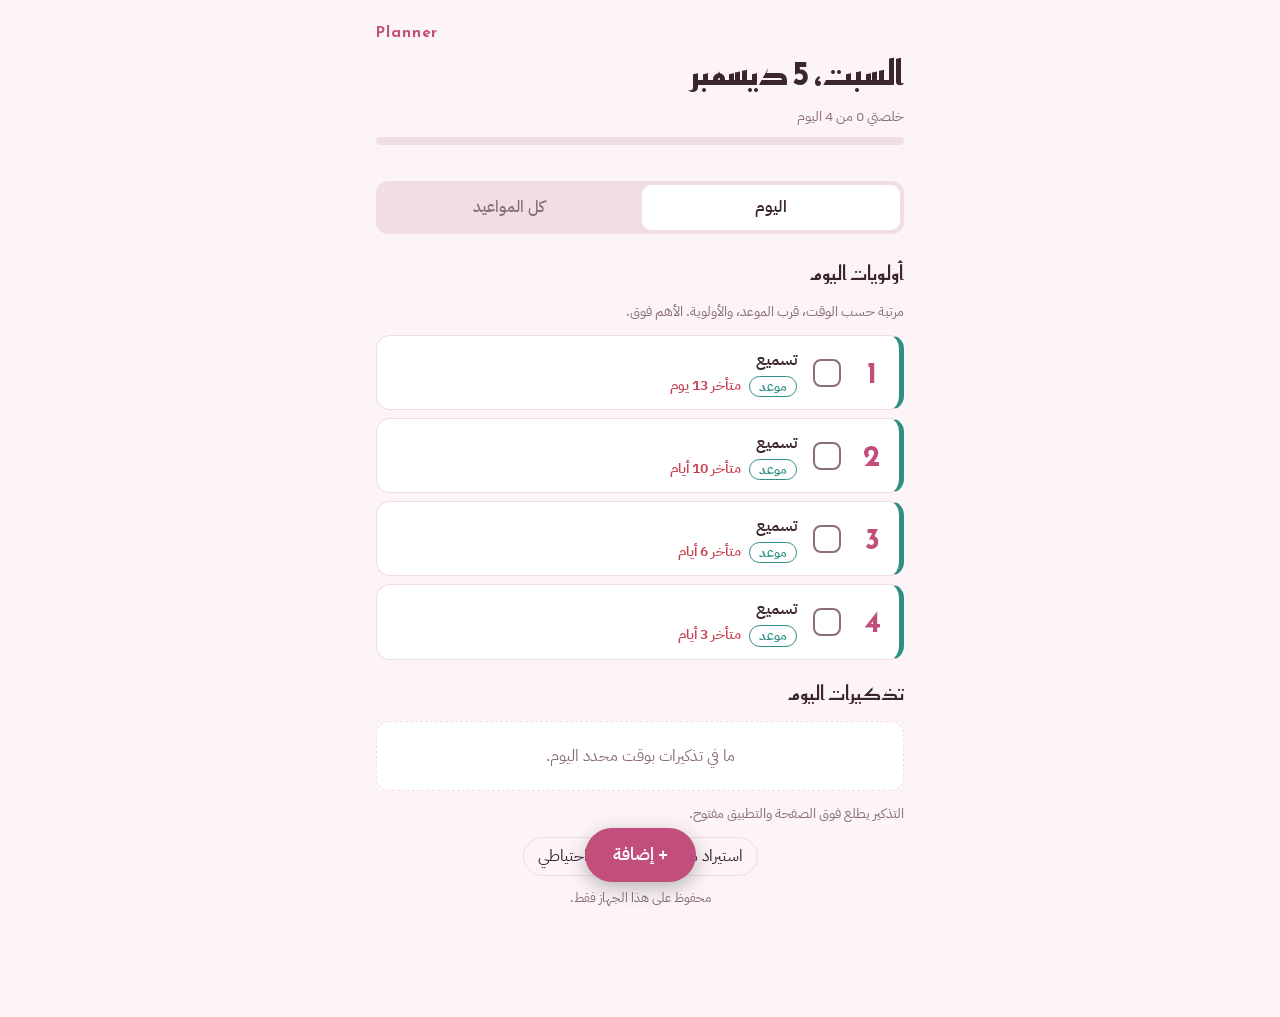
<file: index.html>
<!DOCTYPE html>
<html lang="ar" dir="rtl"><head><meta charset="utf-8"><meta name="viewport" content="width=device-width, initial-scale=1"><title>Planner</title><meta name="apple-mobile-web-app-capable" content="yes"><meta name="mobile-web-app-capable" content="yes"><meta name="apple-mobile-web-app-title" content="Planner"><meta name="theme-color" content="#F9DCE6"><link rel="apple-touch-icon" href="icon.png"><link rel="stylesheet" href="https://fonts.googleapis.com/css2?family=IBM+Plex+Sans+Arabic:wght@400;500;600&family=Reem+Kufi:wght@500;700&display=swap"><style id="css">
/* Layout idea: one phone-width column; the day's ranked list is the page, with big kufic rank numerals as the only loud element. */
:root{
  --bg:#FCF4F6; --surface:#FFFFFF; --ink:#3B2630; --muted:#8B6E7B; --line:#F1DDE4;
  --accent:#C24F7B; --accent-ink:#FFFFFF; --soft:#FBE4EC;
  --exam:#C8414F; --due:#B07612; --appt:#2F8F84; --task:#8A7682;
  --display:"Reem Kufi","IBM Plex Sans Arabic",Tahoma,sans-serif;
  --body:"IBM Plex Sans Arabic",Tahoma,"Segoe UI",sans-serif;
  color-scheme:light;
}
@media (prefers-color-scheme:dark){
  :root:not([data-theme="light"]){
    --bg:#1F161A; --surface:#2A1F25; --ink:#F7EAF0; --muted:#C2A6B3; --line:#3E2D35;
    --accent:#F2A7C1; --accent-ink:#2B1520; --soft:#3A2731;
    --exam:#FF9A9A; --due:#F2C46B; --appt:#7FD6CB; --task:#C4B3BC;
    color-scheme:dark;
  }
}
:root[data-theme="dark"]{
  --bg:#1F161A; --surface:#2A1F25; --ink:#F7EAF0; --muted:#C2A6B3; --line:#3E2D35;
  --accent:#F2A7C1; --accent-ink:#2B1520; --soft:#3A2731;
  --exam:#FF9A9A; --due:#F2C46B; --appt:#7FD6CB; --task:#C4B3BC;
  color-scheme:dark;
}
*{box-sizing:border-box}
html,body{margin:0}
body{background:var(--bg);color:var(--ink);font-family:var(--body);font-size:16px;line-height:1.55;-webkit-text-size-adjust:100%}
button,input,select,textarea{font:inherit;color:inherit}
button{cursor:pointer}
:focus-visible{outline:3px solid var(--accent);outline-offset:2px}
#app{max-width:560px;margin:0 auto;padding:20px 16px 110px;display:flex;flex-direction:column;gap:18px}

.hd{display:flex;flex-direction:column;gap:10px}
.brand{font-family:var(--display);font-weight:700;font-size:15px;letter-spacing:.06em;color:var(--accent);margin:0}
.hd .day{font-family:var(--display);font-weight:700;font-size:34px;line-height:1.25;margin:0;text-wrap:balance}
.hd .sub{color:var(--muted);font-size:14px;display:flex;flex-wrap:wrap;gap:4px 14px}
.bar{height:8px;border-radius:99px;background:var(--line);overflow:hidden}
.bar i{display:block;height:100%;background:var(--accent);border-radius:99px;transition:width .3s}
.next{background:var(--soft);border-radius:14px;padding:12px 14px;display:flex;justify-content:space-between;align-items:center;gap:12px}
.next b{font-weight:600}
.next .cd{font-family:var(--display);font-weight:700;font-size:20px;color:var(--accent);white-space:nowrap}

.alerts{display:flex;flex-direction:column;gap:8px}
.alert{background:var(--accent);color:var(--accent-ink);border-radius:14px;padding:12px 14px;display:flex;align-items:center;gap:12px;justify-content:space-between}
.alert small{display:block;opacity:.85}
.alert button{background:transparent;border:1.5px solid currentColor;border-radius:99px;padding:6px 14px;color:inherit;flex:none}

.tabs{display:grid;grid-template-columns:1fr 1fr;background:var(--line);border-radius:12px;padding:4px;gap:4px}
.tabs button{border:0;background:transparent;border-radius:9px;padding:10px;font-weight:500;color:var(--muted)}
.tabs button[aria-selected="true"]{background:var(--surface);color:var(--ink);font-weight:600}

h2{font-family:var(--display);font-weight:500;font-size:20px;margin:6px 0 0}
.hint{color:var(--muted);font-size:14px;margin:0}
.list{list-style:none;margin:0;padding:0;display:flex;flex-direction:column;gap:8px}
.row{background:var(--surface);border:1px solid var(--line);border-inline-start:5px solid var(--tc);border-radius:14px;display:flex;align-items:center;gap:10px;padding:10px 12px;min-height:64px}
.row.t-exam{--tc:var(--exam)} .row.t-due{--tc:var(--due)} .row.t-appt{--tc:var(--appt)} .row.t-task{--tc:var(--task)}
.rank{font-family:var(--display);font-weight:700;font-size:30px;line-height:1;color:var(--accent);width:30px;text-align:center;flex:none;font-variant-numeric:tabular-nums}
.ck{flex:none;display:grid;place-items:center;width:40px;height:40px}
.ck input{appearance:none;-webkit-appearance:none;width:28px;height:28px;border:2px solid var(--muted);border-radius:8px;margin:0;background:var(--surface);display:grid;place-items:center;cursor:pointer}
.ck input:checked{background:var(--accent);border-color:var(--accent)}
.ck input:checked::after{content:"";width:13px;height:7px;border:solid var(--accent-ink);border-width:0 0 3px 3px;transform:rotate(-45deg) translate(1px,-1px)}
.body{flex:1;min-width:0;background:none;border:0;padding:2px 0;text-align:start;display:flex;flex-direction:column;gap:3px}
.ttl{font-weight:600;overflow-wrap:anywhere}
.meta{font-size:13.5px;color:var(--muted);display:flex;flex-wrap:wrap;gap:3px 8px;align-items:center}
.chip{color:var(--tc);border:1.5px solid var(--tc);border-radius:99px;padding:0 9px;font-size:12.5px;font-weight:600}
.late{color:var(--exam);font-weight:600}
.hi{font-weight:600;color:var(--ink)}
.row.done .ttl{text-decoration:line-through;color:var(--muted);font-weight:500}
.row.done .rank{color:var(--line)}
.row.done{border-inline-start-color:var(--line)}

.tl{list-style:none;margin:0;padding:0;background:var(--surface);border:1px solid var(--line);border-radius:14px}
.tl li{display:flex;gap:12px;padding:10px 14px;border-top:1px solid var(--line);align-items:baseline}
.tl li:first-child{border-top:0}
.tl time{font-variant-numeric:tabular-nums;font-weight:600;min-width:74px;color:var(--accent)}
.tl li.past{opacity:.5}
.tl li.past time{color:var(--muted)}

.grp{display:flex;flex-direction:column;gap:8px}
.grp h3{font-size:14px;font-weight:600;color:var(--muted);margin:8px 0 0}
.filters{display:flex;flex-wrap:wrap;gap:6px}
.filters button{border:1.5px solid var(--line);background:var(--surface);border-radius:99px;padding:6px 14px;font-size:14px}
.filters button[aria-pressed="true"]{background:var(--ink);color:var(--bg);border-color:var(--ink)}
details summary{cursor:pointer;color:var(--muted);font-weight:600;padding:8px 0}
.empty{background:var(--surface);border:1px dashed var(--line);border-radius:14px;padding:22px 16px;text-align:center;color:var(--muted)}
.note{background:var(--surface);border:1px dashed var(--muted);border-radius:14px;padding:10px 14px;font-size:14px;display:flex;justify-content:space-between;align-items:center;gap:10px;flex-wrap:wrap}
.note button,.ghost{background:none;border:1.5px solid var(--line);border-radius:99px;padding:6px 14px}
.status{font-size:12.5px;color:var(--muted);text-align:center;margin:0}

.fab{position:fixed;inset-block-end:18px;inset-inline:0;margin:0 auto;width:max-content;background:var(--accent);color:var(--accent-ink);border:0;border-radius:99px;padding:14px 28px;font-weight:600;font-size:17px;box-shadow:0 6px 20px rgba(0,0,0,.25)}
.ov{position:fixed;inset:0;background:rgba(0,0,0,.5);display:none;align-items:flex-end;justify-content:center;z-index:5}
.ov.open{display:flex}
.sheet{background:var(--surface);width:100%;max-width:560px;max-height:94%;overflow:auto;border-radius:20px 20px 0 0;padding:18px 16px 22px;display:flex;flex-direction:column;gap:14px}
.sheet h2{margin:0}
.f{display:flex;flex-direction:column;gap:6px}
.f>span,.f legend{font-size:14px;font-weight:600;color:var(--muted);padding:0}
fieldset.f{border:0;margin:0;padding:0}
.f input[type=text],.f input[type=date],.f input[type=time],.f select{background:var(--bg);border:1.5px solid var(--line);border-radius:12px;padding:11px 12px;width:100%;min-height:48px}
.seg{display:grid;grid-template-columns:repeat(auto-fit,minmax(70px,1fr));gap:6px;margin-top:6px}
.seg label{position:relative}
.seg input{position:absolute;opacity:0;inset:0}
.seg span{display:block;text-align:center;border:1.5px solid var(--line);border-radius:12px;padding:10px 4px;background:var(--bg)}
.seg input:checked+span{background:var(--ink);color:var(--bg);border-color:var(--ink);font-weight:600}
.seg input:focus-visible+span{outline:3px solid var(--accent);outline-offset:2px}
.f textarea{background:var(--bg);border:1.5px solid var(--line);border-radius:12px;padding:11px 12px;width:100%;font-family:ui-monospace,monospace;font-size:16px}
.two{display:grid;grid-template-columns:1fr 1fr;gap:10px}
.err{color:var(--exam);font-size:14px;margin:0;min-height:1em}
.acts{display:flex;gap:8px;flex-wrap:wrap}
.acts .save{flex:1;background:var(--accent);color:var(--accent-ink);border:0;border-radius:12px;padding:13px;font-weight:600}
.acts .ghost{border-radius:12px;padding:13px 16px}
.acts .del{color:var(--exam);border-color:var(--exam)}
@media (max-width:380px){.hd .day{font-size:28px}.rank{font-size:24px;width:22px}}
@media (prefers-reduced-motion:reduce){*{transition:none!important}}
</style></head><body><div id="app"></div><script type="application/json" id="state">{"v":1,"updatedAt":2,"items":[{"id":"tasmee-2026-11-22","type":"appt","title":"تسميع","date":"2026-11-22","time":"21:30","pr":2,"remind":60,"note":"","done":false},{"id":"tasmee-2026-11-25","type":"appt","title":"تسميع","date":"2026-11-25","time":"21:30","pr":2,"remind":60,"note":"","done":false},{"id":"tasmee-2026-11-29","type":"appt","title":"تسميع","date":"2026-11-29","time":"21:30","pr":2,"remind":60,"note":"","done":false},{"id":"tasmee-2026-12-02","type":"appt","title":"تسميع","date":"2026-12-02","time":"21:30","pr":2,"remind":60,"note":"","done":false},{"id":"tasmee-2026-12-06","type":"appt","title":"تسميع","date":"2026-12-06","time":"21:30","pr":2,"remind":60,"note":"","done":false},{"id":"tasmee-2026-12-09","type":"appt","title":"تسميع","date":"2026-12-09","time":"21:30","pr":2,"remind":60,"note":"","done":false},{"id":"tasmee-2026-12-13","type":"appt","title":"تسميع","date":"2026-12-13","time":"21:30","pr":2,"remind":60,"note":"","done":false},{"id":"tasmee-2026-12-16","type":"appt","title":"تسميع","date":"2026-12-16","time":"21:30","pr":2,"remind":60,"note":"","done":false},{"id":"tasmee-2026-12-20","type":"appt","title":"تسميع","date":"2026-12-20","time":"21:30","pr":2,"remind":60,"note":"","done":false},{"id":"tasmee-2026-12-23","type":"appt","title":"تسميع","date":"2026-12-23","time":"21:30","pr":2,"remind":60,"note":"","done":false},{"id":"tasmee-2026-12-27","type":"appt","title":"تسميع","date":"2026-12-27","time":"21:30","pr":2,"remind":60,"note":"","done":false},{"id":"tasmee-2026-12-30","type":"appt","title":"تسميع","date":"2026-12-30","time":"21:30","pr":2,"remind":60,"note":"","done":false},{"id":"tasmee-2027-01-03","type":"appt","title":"تسميع","date":"2027-01-03","time":"21:30","pr":2,"remind":60,"note":"","done":false},{"id":"tasmee-2027-01-06","type":"appt","title":"تسميع","date":"2027-01-06","time":"21:30","pr":2,"remind":60,"note":"","done":false},{"id":"tasmee-2027-01-10","type":"appt","title":"تسميع","date":"2027-01-10","time":"21:30","pr":2,"remind":60,"note":"","done":false},{"id":"tasmee-2027-01-13","type":"appt","title":"تسميع","date":"2027-01-13","time":"21:30","pr":2,"remind":60,"note":"","done":false},{"id":"tasmee-2027-01-17","type":"appt","title":"تسميع","date":"2027-01-17","time":"21:30","pr":2,"remind":60,"note":"","done":false},{"id":"tasmee-2027-01-20","type":"appt","title":"تسميع","date":"2027-01-20","time":"21:30","pr":2,"remind":60,"note":"","done":false},{"id":"tasmee-2027-01-24","type":"appt","title":"تسميع","date":"2027-01-24","time":"21:30","pr":2,"remind":60,"note":"","done":false},{"id":"tasmee-2027-01-27","type":"appt","title":"تسميع","date":"2027-01-27","time":"21:30","pr":2,"remind":60,"note":"","done":false},{"id":"tasmee-2027-01-31","type":"appt","title":"تسميع","date":"2027-01-31","time":"21:30","pr":2,"remind":60,"note":"","done":false},{"id":"tasmee-2027-02-03","type":"appt","title":"تسميع","date":"2027-02-03","time":"21:30","pr":2,"remind":60,"note":"","done":false},{"id":"tasmee-2027-02-07","type":"appt","title":"تسميع","date":"2027-02-07","time":"21:30","pr":2,"remind":60,"note":"","done":false},{"id":"tasmee-2027-02-10","type":"appt","title":"تسميع","date":"2027-02-10","time":"21:30","pr":2,"remind":60,"note":"","done":false},{"id":"tasmee-2027-02-14","type":"appt","title":"تسميع","date":"2027-02-14","time":"21:30","pr":2,"remind":60,"note":"","done":false},{"id":"tasmee-2027-02-17","type":"appt","title":"تسميع","date":"2027-02-17","time":"21:30","pr":2,"remind":60,"note":"","done":false},{"id":"tasmee-2027-02-21","type":"appt","title":"تسميع","date":"2027-02-21","time":"21:30","pr":2,"remind":60,"note":"","done":false},{"id":"tasmee-2027-02-24","type":"appt","title":"تسميع","date":"2027-02-24","time":"21:30","pr":2,"remind":60,"note":"","done":false},{"id":"tasmee-2027-02-28","type":"appt","title":"تسميع","date":"2027-02-28","time":"21:30","pr":2,"remind":60,"note":"","done":false},{"id":"tasmee-2027-03-03","type":"appt","title":"تسميع","date":"2027-03-03","time":"21:30","pr":2,"remind":60,"note":"","done":false},{"id":"tasmee-2027-03-07","type":"appt","title":"تسميع","date":"2027-03-07","time":"21:30","pr":2,"remind":60,"note":"","done":false},{"id":"tasmee-2027-03-10","type":"appt","title":"تسميع","date":"2027-03-10","time":"21:30","pr":2,"remind":60,"note":"","done":false},{"id":"tasmee-2027-03-14","type":"appt","title":"تسميع","date":"2027-03-14","time":"21:30","pr":2,"remind":60,"note":"","done":false},{"id":"tasmee-2027-03-17","type":"appt","title":"تسميع","date":"2027-03-17","time":"21:30","pr":2,"remind":60,"note":"","done":false},{"id":"tasmee-2027-03-21","type":"appt","title":"تسميع","date":"2027-03-21","time":"21:30","pr":2,"remind":60,"note":"","done":false},{"id":"tasmee-2027-03-24","type":"appt","title":"تسميع","date":"2027-03-24","time":"21:30","pr":2,"remind":60,"note":"","done":false},{"id":"tasmee-2027-03-28","type":"appt","title":"تسميع","date":"2027-03-28","time":"21:30","pr":2,"remind":60,"note":"","done":false},{"id":"tasmee-2027-03-31","type":"appt","title":"تسميع","date":"2027-03-31","time":"21:30","pr":2,"remind":60,"note":"","done":false},{"id":"tasmee-2027-04-04","type":"appt","title":"تسميع","date":"2027-04-04","time":"21:30","pr":2,"remind":60,"note":"","done":false},{"id":"tasmee-2027-04-07","type":"appt","title":"تسميع","date":"2027-04-07","time":"21:30","pr":2,"remind":60,"note":"","done":false},{"id":"tasmee-2027-04-11","type":"appt","title":"تسميع","date":"2027-04-11","time":"21:30","pr":2,"remind":60,"note":"","done":false},{"id":"tasmee-2027-04-14","type":"appt","title":"تسميع","date":"2027-04-14","time":"21:30","pr":2,"remind":60,"note":"","done":false},{"id":"tasmee-2027-04-18","type":"appt","title":"تسميع","date":"2027-04-18","time":"21:30","pr":2,"remind":60,"note":"","done":false},{"id":"tasmee-2027-04-21","type":"appt","title":"تسميع","date":"2027-04-21","time":"21:30","pr":2,"remind":60,"note":"","done":false},{"id":"tasmee-2027-04-25","type":"appt","title":"تسميع","date":"2027-04-25","time":"21:30","pr":2,"remind":60,"note":"","done":false},{"id":"tasmee-2027-04-28","type":"appt","title":"تسميع","date":"2027-04-28","time":"21:30","pr":2,"remind":60,"note":"","done":false},{"id":"tasmee-2027-05-02","type":"appt","title":"تسميع","date":"2027-05-02","time":"21:30","pr":2,"remind":60,"note":"","done":false},{"id":"tasmee-2027-05-05","type":"appt","title":"تسميع","date":"2027-05-05","time":"21:30","pr":2,"remind":60,"note":"","done":false},{"id":"tasmee-2027-05-09","type":"appt","title":"تسميع","date":"2027-05-09","time":"21:30","pr":2,"remind":60,"note":"","done":false},{"id":"tasmee-2027-05-12","type":"appt","title":"تسميع","date":"2027-05-12","time":"21:30","pr":2,"remind":60,"note":"","done":false},{"id":"tasmee-2027-05-16","type":"appt","title":"تسميع","date":"2027-05-16","time":"21:30","pr":2,"remind":60,"note":"","done":false},{"id":"tasmee-2027-05-19","type":"appt","title":"تسميع","date":"2027-05-19","time":"21:30","pr":2,"remind":60,"note":"","done":false},{"id":"tasmee-2027-05-23","type":"appt","title":"تسميع","date":"2027-05-23","time":"21:30","pr":2,"remind":60,"note":"","done":false},{"id":"tasmee-2027-05-26","type":"appt","title":"تسميع","date":"2027-05-26","time":"21:30","pr":2,"remind":60,"note":"","done":false},{"id":"tasmee-2027-05-30","type":"appt","title":"تسميع","date":"2027-05-30","time":"21:30","pr":2,"remind":60,"note":"","done":false}]}</script><script id="js">
(function(){
'use strict';
var KEY='planner-state-v1', DKEY='planner-dismissed-v1', TITLE='Planner';
var FONTS='<link rel="stylesheet" href="https://fonts.googleapis.com/css2?family=IBM+Plex+Sans+Arabic:wght@400;500;600&family=Reem+Kufi:wght@500;700&display=swap">';
var TYPES={exam:'اختبار',due:'تسليم',appt:'موعد',task:'مهمة'};
var TW={exam:25,due:20,appt:15,task:5};
var PR={3:'عالية',2:'متوسطة',1:'عادية'};
var RM={'':'بدون تذكير','0':'وقت الموعد','15':'قبل بربع ساعة','60':'قبل بساعة','180':'قبل بـ 3 ساعات','1440':'قبل بيوم'};
var LOC='ar-KW-u-nu-latn';

var state=JSON.parse(document.getElementById('state').textContent);
try{var ls=JSON.parse(localStorage.getItem(KEY)||'null');if(ls&&ls.items&&ls.updatedAt>state.updatedAt)state=ls;}catch(e){}
var dismissed={};try{dismissed=JSON.parse(localStorage.getItem(DKEY)||'{}')||{};}catch(e){}
var tab='today',filter='all',editing=null,store=null,storeChecked=false,pubTimer=null,delArmed=false;
try{tab=sessionStorage.getItem('planner-tab')||'today';}catch(e){}

function esc(s){return String(s==null?'':s).replace(/[&<>"']/g,function(c){return{'&':'&amp;','<':'&lt;','>':'&gt;','"':'&quot;',"'":'&#39;'}[c];});}
function pad(n){return(n<10?'0':'')+n;}
function dstr(d){return d.getFullYear()+'-'+pad(d.getMonth()+1)+'-'+pad(d.getDate());}
function parts(s){var p=s.split('-');return[+p[0],+p[1]-1,+p[2]];}
function daysTo(s,now){var p=parts(s);return Math.round((Date.UTC(p[0],p[1],p[2])-Date.UTC(now.getFullYear(),now.getMonth(),now.getDate()))/864e5);}
function at(it){var p=parts(it.date),t=(it.time||'08:00').split(':');return new Date(p[0],p[1],p[2],+t[0],+t[1]);}
function remAt(it){if(it.remind===''||it.remind==null)return null;return new Date(at(it).getTime()-Number(it.remind)*6e4);}
function fTime(d){return d.toLocaleTimeString(LOC,{hour:'numeric',minute:'2-digit'});}
function fDate(s){var p=parts(s);return new Date(p[0],p[1],p[2]).toLocaleDateString(LOC,{weekday:'long',day:'numeric',month:'long'});}
function nDays(n){n=Math.abs(n);if(n===1)return'يوم';if(n===2)return'يومين';if(n<=10)return n+' أيام';return n+' يوم';}
function when(n){if(n===0)return'اليوم';if(n===1)return'باجر';return'بعد '+nDays(n);}
function find(id){for(var i=0;i<state.items.length;i++)if(state.items[i].id===id)return state.items[i];return null;}

/* Today's ranked list: overdue, due today, and preparation for exams (7 days) and deadlines (3 days). */
function todayRows(now){
  var t=dstr(now),rows=[];
  state.items.forEach(function(it){
    var n=daysTo(it.date,now),base=(it.pr||1)*15-15+TW[it.type];
    if(n<0){if(!it.done)rows.push({it:it,kind:'main',done:false,score:base+60-n,why:'<span class="late">متأخر '+nDays(n)+'</span>'});}
    else if(n===0){
      var m=it.time?at(it).getHours()*60+at(it).getMinutes():1440;
      rows.push({it:it,kind:'main',done:!!it.done,score:base+50+10*(1-m/1440),why:it.time?'اليوم '+fTime(at(it)):'اليوم'});
    }else if(!it.done&&((it.type==='exam'&&n<=7)||(it.type==='due'&&n<=3))){
      var w=it.worked&&it.worked[t];
      rows.push({it:it,kind:'prep',done:!!w,score:base+40-n*(it.type==='exam'?5:8),why:(it.type==='exam'?'الاختبار ':'التسليم ')+when(n)});
    }
  });
  rows.sort(function(a,b){return(a.done-b.done)||(b.score-a.score);});
  return rows;
}
function rowHTML(r,rank){
  var it=r.it,prep=r.kind==='prep';
  var ttl=prep?(it.type==='exam'?'ذاكري لـ ':'اشتغلي على ')+it.title:it.title;
  return '<li class="row t-'+it.type+(r.done?' done':'')+'">'+
    (rank?'<span class="rank" aria-hidden="true">'+rank+'</span>':'')+
    '<label class="ck"><input type="checkbox" data-act="'+(prep?'worked':'toggle')+'" data-id="'+esc(it.id)+'"'+(r.done?' checked':'')+' aria-label="'+esc((prep?'اشتغلت اليوم على ':'خلصت ')+it.title)+'"></label>'+
    '<button class="body" data-act="edit" data-id="'+esc(it.id)+'"><span class="ttl">'+esc(ttl)+'</span>'+
    '<span class="meta"><span class="chip">'+TYPES[it.type]+'</span><span>'+r.why+'</span>'+
    (it.pr===3?'<span class="hi">أولوية عالية</span>':'')+(it.note?'<span>'+esc(it.note)+'</span>':'')+'</span></button></li>';
}
function activeAlerts(now){
  return state.items.filter(function(it){
    var ra=remAt(it);if(!ra||it.done)return false;
    var end=it.time?new Date(at(it).getTime()+2*36e5):new Date(parts(it.date)[0],parts(it.date)[1],parts(it.date)[2],23,59);
    return now>=ra&&now<=end&&!dismissed[akey(it)];
  });
}
function akey(it){return it.id+'@'+it.date+'T'+it.time+'/'+it.remind;}
function timeline(now){
  var t=dstr(now),out=[];
  state.items.forEach(function(it){
    if(it.done)return;
    if(it.date===t&&it.time)out.push({d:at(it),tx:TYPES[it.type]+': '+it.title});
    var ra=remAt(it);
    if(ra&&Number(it.remind)>0&&dstr(ra)===t)out.push({d:ra,tx:'تذكير: '+it.title+' ('+RM[String(it.remind)]+')'});
    if(ra&&!it.time&&it.date===t)out.push({d:ra,tx:'تذكير: '+it.title});
  });
  out.sort(function(a,b){return a.d-b.d;});
  return out;
}

function render(){
  var now=new Date(),t=dstr(now),rows=todayRows(now);
  var total=rows.length,done=rows.filter(function(r){return r.done;}).length;
  var ex=state.items.filter(function(i){return i.type==='exam'&&!i.done&&daysTo(i.date,now)>=0;}).sort(function(a,b){return at(a)-at(b);})[0];
  var h='<p class="brand" dir="ltr">Planner</p><h1 class="day">'+esc(fDate(t))+'</h1>'+
    '<div class="sub"><span>'+(total?'خلصتي '+done+' من '+total+' اليوم':'ما عندج شي مسجل لليوم')+'</span></div>'+
    '<div class="bar" role="img" aria-label="إنجاز اليوم"><i style="width:'+(total?Math.round(done/total*100):0)+'%"></i></div>';
  if(ex)h+='<div class="next"><span>أقرب اختبار<br><b>'+esc(ex.title)+'</b></span><span class="cd">'+when(daysTo(ex.date,now))+'</span></div>';
  document.getElementById('hd').innerHTML=h;

  document.getElementById('alerts').innerHTML=activeAlerts(now).map(function(it){
    return '<div class="alert" role="alert"><span><b>'+esc(it.title)+'</b><small>'+TYPES[it.type]+' · '+esc(fDate(it.date))+(it.time?' · '+fTime(at(it)):'')+'</small></span><button data-act="dismiss" data-id="'+esc(it.id)+'">تمام</button></div>';
  }).join('');

  var tb=document.querySelectorAll('.tabs button');
  for(var i=0;i<tb.length;i++)tb[i].setAttribute('aria-selected',tb[i].dataset.tab===tab?'true':'false');

  var v='';
  if(state.items.some(function(i){return i.ex;}))v+='<div class="note"><span>هذي أمثلة عشان تشوفين الشكل.</span><button data-act="clearex">امسحي الأمثلة</button></div>';
  if(tab==='today'){
    v+='<h2>أولويات اليوم</h2><p class="hint">مرتبة حسب الوقت، قرب الموعد، والأولوية. الأهم فوق.</p>';
    if(!rows.length)v+='<div class="empty">ما عندج شي اليوم. ضيفي اختبار أو موعد أو تسليم من زر الإضافة.</div>';
    else{var k=0;v+='<ol class="list">'+rows.map(function(r){return rowHTML(r,r.done?'✓':String(++k));}).join('')+'</ol>';}
    var tl=timeline(now);
    v+='<h2>تذكيرات اليوم</h2>';
    v+=tl.length?'<ul class="tl">'+tl.map(function(e){return '<li class="'+(e.d<now?'past':'')+'"><time>'+fTime(e.d)+'</time><span>'+esc(e.tx)+'</span></li>';}).join('')+'</ul>'
      :'<div class="empty">ما في تذكيرات بوقت محدد اليوم.</div>';
    v+='<p class="hint">التذكير يطلع فوق الصفحة والتطبيق مفتوح.</p>';
  }else{
    v+='<div class="filters">'+[['all','الكل'],['exam','اختبارات'],['due','تسليمات'],['appt','مواعيد'],['task','مهام']].map(function(f){
      return '<button data-act="filter" data-f="'+f[0]+'" aria-pressed="'+(filter===f[0])+'">'+f[1]+'</button>';}).join('')+'</div>';
    var list=state.items.filter(function(i){return filter==='all'||i.type===filter;});
    var open=list.filter(function(i){return !i.done;}).sort(function(a,b){return at(a)-at(b)||((a.time||'99')<(b.time||'99')?-1:1);});
    var fin=list.filter(function(i){return i.done;}).sort(function(a,b){return at(b)-at(a);});
    if(!open.length)v+='<div class="empty">ما في شي قادم هني.</div>';
    var cur=null;
    open.forEach(function(it){
      var n=daysTo(it.date,now),g=n<0?'متأخر':it.date;
      if(g!==cur){if(cur!==null)v+='</ul></div>';cur=g;v+='<div class="grp"><h3>'+(n<0?'متأخر':esc(fDate(it.date))+' · '+when(n))+'</h3><ul class="list">';}
      v+=rowHTML({it:it,kind:'main',done:false,why:n<0?'<span class="late">'+esc(fDate(it.date))+'</span>':(it.time?fTime(at(it)):'بدون وقت')},'');
    });
    if(cur!==null)v+='</ul></div>';
    if(fin.length)v+='<details><summary>اللي خلصتيه ('+fin.length+')</summary><ul class="list">'+fin.map(function(it){return rowHTML({it:it,kind:'main',done:true,why:esc(fDate(it.date))},'');}).join('')+'</ul></details>';
  }
  v+='<div style="display:flex;gap:8px;justify-content:center;flex-wrap:wrap"><button class="ghost" data-act="import">استيراد مواعيد</button><button class="ghost" data-act="backup">نسخ احتياطي</button></div>';
  v+='<p class="status">'+(storeChecked&&!store?'محفوظ على هذا الجهاز فقط.':'التغييرات تنحفظ تلقائياً.')+'</p>';
  document.getElementById('view').innerHTML=v;
}

function buildDoc(){
  var css=document.getElementById('css').textContent,js=document.getElementById('js').textContent;
  var data=JSON.stringify(state).replace(/</g,'\\u003c');
  return '<!DOCTYPE html>\n<html lang="ar" dir="rtl"><head><meta charset="utf-8"><meta name="viewport" content="width=device-width, initial-scale=1"><title>'+TITLE+'</title>'+FONTS+'<style id="css">'+css+'</style></head><body><div id="app"></div><script type="application/json" id="state">'+data+'<\/script><script id="js">'+js+'<\/script></body></html>';
}
function schedule(){
  clearTimeout(pubTimer);
  pubTimer=setTimeout(function(){
    if(document.getElementById('ov').classList.contains('open')){schedule();return;}
    if(store)store.publish(buildDoc()).catch(function(){});
  },3000);
}
function save(){
  state.updatedAt=Date.now();
  try{localStorage.setItem(KEY,JSON.stringify(state));}catch(e){}
  render();schedule();
}

function openSheet(it){
  editing=it?it.id:null;delArmed=false;
  var now=new Date();
  document.getElementById('sh-title').textContent=it?'تعديل':'إضافة جديدة';
  var ty=it?it.type:'exam',pr=it?it.pr:2;
  document.querySelector('input[name=ty][value='+ty+']').checked=true;
  document.querySelector('input[name=pr][value="'+pr+'"]').checked=true;
  document.getElementById('f-title').value=it?it.title:'';
  document.getElementById('f-date').value=it?it.date:dstr(now);
  document.getElementById('f-time').value=it?it.time:'';
  document.getElementById('f-rem').value=it?String(it.remind):'60';
  document.getElementById('f-note').value=it?it.note||'':'';
  document.getElementById('f-err').textContent='';
  var d=document.getElementById('f-del');d.hidden=!it;d.textContent='حذف';
  document.getElementById('ov').classList.add('open');
  if(!it)document.getElementById('f-title').focus();
}
function closeSheet(){document.getElementById('ov').classList.remove('open');}

function shell(){
  document.getElementById('app').innerHTML=
  '<header class="hd" id="hd"></header><div class="alerts" id="alerts"></div>'+
  '<div class="tabs" role="tablist"><button role="tab" data-tab="today">اليوم</button><button role="tab" data-tab="all">كل المواعيد</button></div>'+
  '<main id="view" style="display:flex;flex-direction:column;gap:12px"></main>'+
  '<button class="fab" id="fab">+ إضافة</button>'+
  '<div class="ov" id="ov"><form class="sheet" id="form" novalidate>'+
    '<h2 id="sh-title">إضافة جديدة</h2>'+
    '<fieldset class="f"><legend>النوع</legend><div class="seg">'+Object.keys(TYPES).map(function(k){return '<label><input type="radio" name="ty" id="ty-'+k+'" value="'+k+'"><span>'+TYPES[k]+'</span></label>';}).join('')+'</div></fieldset>'+
    '<label class="f"><span>العنوان</span><input type="text" id="f-title" maxlength="120" placeholder="مثلاً: اختبار الإحصاء" autocomplete="off"></label>'+
    '<div class="two"><label class="f"><span>التاريخ</span><input type="date" id="f-date"></label><label class="f"><span>الوقت (اختياري)</span><input type="time" id="f-time"></label></div>'+
    '<fieldset class="f"><legend>الأولوية</legend><div class="seg">'+[3,2,1].map(function(k){return '<label><input type="radio" name="pr" id="pr-'+k+'" value="'+k+'"><span>'+PR[k]+'</span></label>';}).join('')+'</div></fieldset>'+
    '<label class="f"><span>التذكير</span><select id="f-rem">'+['','0','15','60','180','1440'].map(function(k){return '<option value="'+k+'">'+RM[k]+'</option>';}).join('')+'</select></label>'+
    '<label class="f"><span>ملاحظة (اختياري)</span><input type="text" id="f-note" maxlength="120" placeholder="المادة، القاعة، الفصول المطلوبة" autocomplete="off"></label>'+
    '<p class="err" id="f-err" role="alert"></p>'+
    '<div class="acts"><button type="submit" class="save">حفظ</button><button type="button" class="ghost" id="f-cancel">إلغاء</button><button type="button" class="ghost del" id="f-del" hidden>حذف</button></div>'+
  '</form></div>'+
  '<div class="ov" id="ov2"><form class="sheet" id="imp" novalidate><h2>استيراد مواعيد</h2>'+
    '<label class="f"><span>الصقي النص هني</span><textarea id="i-text" rows="7" dir="ltr"></textarea></label>'+
    '<p class="err" id="i-err" role="alert"></p>'+
    '<div class="acts"><button type="submit" class="save">إضافة</button><button type="button" class="ghost" id="i-cancel">إلغاء</button></div></form></div>'+
  '<div class="ov" id="ov3"><div class="sheet"><h2>نسخ احتياطي</h2><p class="hint">انسخي هالنص واحفظيه في الملاحظات. ترجعين مواعيدج بلصقه في «استيراد مواعيد».</p>'+
    '<label class="f"><span>مواعيدج</span><textarea id="b-text" rows="7" dir="ltr" readonly></textarea></label>'+
    '<p class="hint" id="b-msg" role="status"></p>'+
    '<div class="acts"><button type="button" class="save" id="b-copy">نسخ</button><button type="button" class="ghost" id="b-close">إغلاق</button></div></div></div>';

  document.getElementById('app').addEventListener('click',function(e){
    var el=e.target.closest('[data-act],[data-tab]');if(!el)return;
    if(el.dataset.tab){tab=el.dataset.tab;try{sessionStorage.setItem('planner-tab',tab);}catch(x){}render();return;}
    var a=el.dataset.act,it=el.dataset.id?find(el.dataset.id):null;
    if(a==='edit'&&it)openSheet(it);
    else if(a==='filter'){filter=el.dataset.f;render();}
    else if(a==='dismiss'&&it){dismissed[akey(it)]=1;try{localStorage.setItem(DKEY,JSON.stringify(dismissed));}catch(x){}render();}
    else if(a==='import'){document.getElementById('i-text').value='';document.getElementById('i-err').textContent='';document.getElementById('ov2').classList.add('open');}
    else if(a==='backup'){
      var data=JSON.stringify(state.items.filter(function(i){return !i.ex;}).map(function(i){return{type:i.type,title:i.title,date:i.date,time:i.time,pr:i.pr,remind:i.remind,note:i.note||'',done:!!i.done};}));
      document.getElementById('b-text').value=data;document.getElementById('b-msg').textContent='';document.getElementById('ov3').classList.add('open');
    }
    else if(a==='clearex'){state.items=state.items.filter(function(i){return !i.ex;});save();}
  });
  document.getElementById('app').addEventListener('change',function(e){
    var el=e.target;if(!el.dataset||!el.dataset.act)return;
    var it=find(el.dataset.id);if(!it)return;
    if(el.dataset.act==='toggle')it.done=el.checked;
    else if(el.dataset.act==='worked'){it.worked=it.worked||{};var t=dstr(new Date());if(el.checked)it.worked[t]=1;else delete it.worked[t];}
    else return;
    save();
  });
  document.getElementById('fab').addEventListener('click',function(){openSheet(null);});
  document.getElementById('f-cancel').addEventListener('click',closeSheet);
  document.getElementById('b-close').addEventListener('click',function(){document.getElementById('ov3').classList.remove('open');});
  document.getElementById('b-copy').addEventListener('click',function(){
    var t=document.getElementById('b-text'),m=document.getElementById('b-msg');
    function sel(){t.focus();t.select();t.setSelectionRange(0,t.value.length);}
    try{navigator.clipboard.writeText(t.value).then(function(){m.textContent='انتسخ. الصقيه في الملاحظات.';},function(){sel();m.textContent='النص محدد، اضغطي عليه واختاري نسخ.';});}
    catch(x){sel();m.textContent='النص محدد، اضغطي عليه واختاري نسخ.';}
  });
  document.getElementById('i-cancel').addEventListener('click',function(){document.getElementById('ov2').classList.remove('open');});
  document.getElementById('imp').addEventListener('submit',function(e){
    e.preventDefault();
    var raw=document.getElementById('i-text').value,err=document.getElementById('i-err'),arr;
    try{arr=JSON.parse(raw.slice(raw.indexOf('['),raw.lastIndexOf(']')+1).replace(/[\u201c\u201d]/g,'"'));}
    catch(x){err.textContent='النص مو صحيح. انسخيه كامل من أول [ لآخر ].';return;}
    var n=0;
    arr.forEach(function(o){
      if(!o||!TYPES[o.type]||!o.title||!/^\d{4}-\d{2}-\d{2}$/.test(o.date))return;
      var time=/^\d{2}:\d{2}$/.test(o.time||'')?o.time:'';
      if(state.items.some(function(i){return i.type===o.type&&i.title===o.title&&i.date===o.date&&i.time===time;}))return;
      var r=o.remind;r=(r===''||r==null||!RM[String(r)])?'':+r;
      state.items.push({id:Date.now().toString(36)+Math.random().toString(36).slice(2,6)+n,type:o.type,title:String(o.title).slice(0,120),date:o.date,time:time,pr:[1,2,3].indexOf(+o.pr)>=0?+o.pr:2,remind:r,note:String(o.note||'').slice(0,120),done:!!o.done});n++;
    });
    if(!n){err.textContent='ما انضاف شي. يمكن المواعيد موجودة من قبل.';return;}
    document.getElementById('ov2').classList.remove('open');save();
  });
  document.getElementById('ov').addEventListener('click',function(e){if(e.target.id==='ov')closeSheet();});
  document.getElementById('f-del').addEventListener('click',function(){
    if(!delArmed){delArmed=true;this.textContent='أكيد؟ اضغطي مرة ثانية';return;}
    state.items=state.items.filter(function(i){return i.id!==editing;});closeSheet();save();
  });
  document.getElementById('form').addEventListener('submit',function(e){
    e.preventDefault();
    var title=document.getElementById('f-title').value.trim(),date=document.getElementById('f-date').value;
    if(!title){document.getElementById('f-err').textContent='اكتبي عنوان.';return;}
    if(!date){document.getElementById('f-err').textContent='اختاري التاريخ.';return;}
    var rem=document.getElementById('f-rem').value;
    var v={type:document.querySelector('input[name=ty]:checked').value,title:title,date:date,time:document.getElementById('f-time').value,
      pr:+document.querySelector('input[name=pr]:checked').value,remind:rem===''?'':+rem,note:document.getElementById('f-note').value.trim()};
    var it=editing?find(editing):null;
    if(it){for(var k in v)it[k]=v[k];delete it.ex;}
    else{v.id=Date.now().toString(36)+Math.random().toString(36).slice(2,6);v.done=false;state.items.push(v);}
    closeSheet();save();
  });
}

function start(d){
  if(d&&d.tab)tab=d.tab;
  shell();render();
  setInterval(function(){if(!document.getElementById('ov').classList.contains('open'))render();},30000);
  var c=window.claude;
  if(c&&c.use)c.use('artifact').then(function(a){store=a;storeChecked=true;render();}).catch(function(){storeChecked=true;render();});
  else{storeChecked=true;render();}
  try{if(c&&c.hot&&c.hot.snapshot)c.hot.snapshot(function(){return{tab:tab};});}catch(e){}
}
var hot=window.claude&&window.claude.hot;
if(hot&&hot.ready)hot.ready(start);else start((hot&&hot.data)||{});
})();
</script></body></html>
</file>
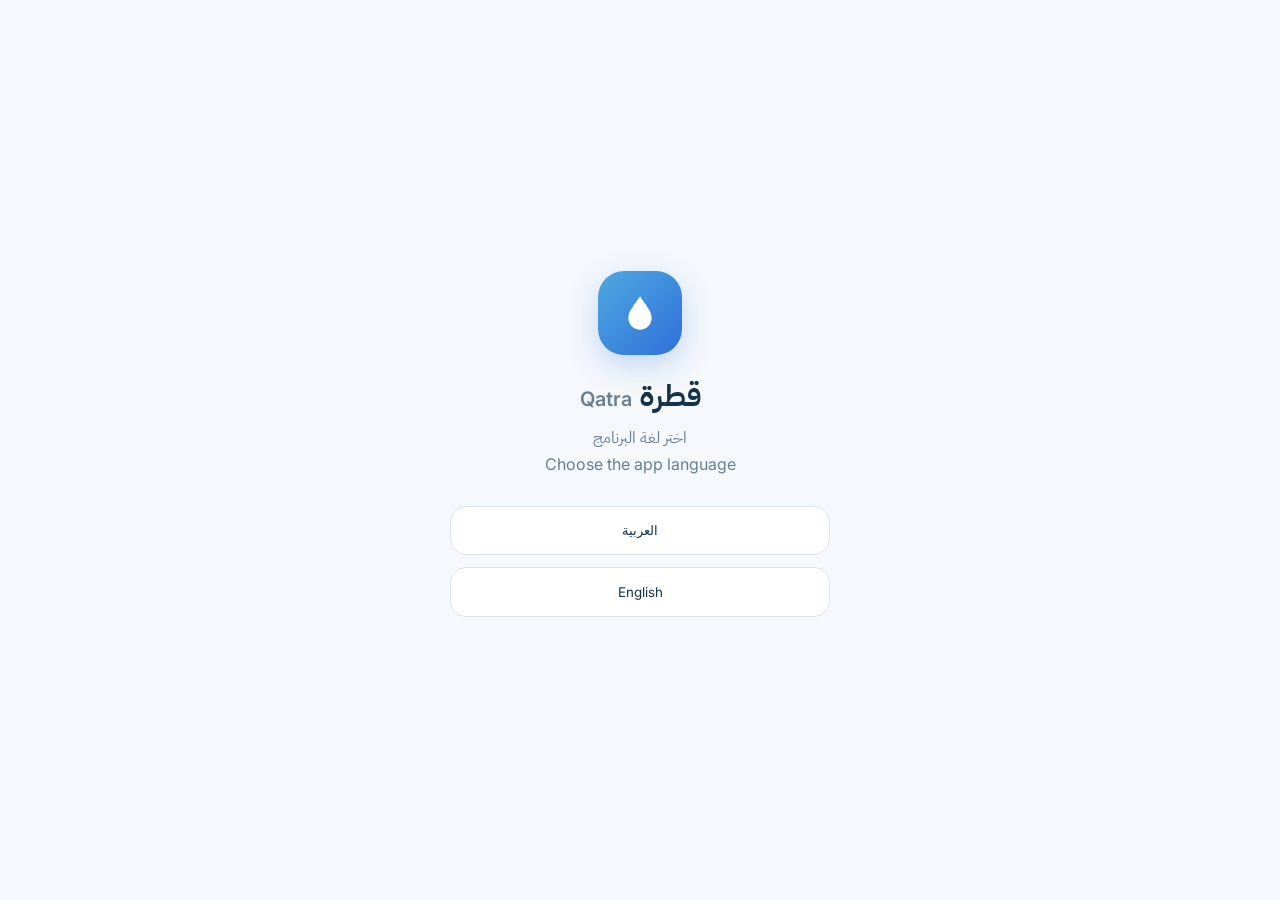
<file: qatra/index.html>
<!DOCTYPE html>
<html lang="ar" dir="rtl">
<head>
<meta charset="utf-8">
<meta name="viewport" content="width=device-width, initial-scale=1, viewport-fit=cover">
<title>قطرة · Qatra</title>
<meta name="apple-mobile-web-app-capable" content="yes"><meta name="mobile-web-app-capable" content="yes">
<meta name="apple-mobile-web-app-title" content="قطرة"><meta name="theme-color" content="#F5F8FC">
<link rel="apple-touch-icon" href="icon.png"><link rel="icon" href="icon.png">
<link href="https://fonts.googleapis.com/css2?family=IBM+Plex+Sans+Arabic:wght@400;500;700&family=Inter:wght@500;600&display=swap" rel="stylesheet">
<style>
*{box-sizing:border-box;margin:0;padding:0}
body{font-family:'IBM Plex Sans Arabic',Inter,system-ui,sans-serif;background:#F5F8FC;color:#14324B;min-height:100vh;display:grid;place-items:center;padding:24px}
.wrap{width:100%;max-width:380px;text-align:center}
.logo{width:84px;height:84px;border-radius:26px;background:linear-gradient(135deg,#4FA9E0,#2F6FDB);display:grid;place-items:center;margin:0 auto 18px;box-shadow:0 10px 30px rgba(47,111,219,.25)}
h1{font-size:30px;font-weight:700}h1 span{font-family:Inter;font-weight:600;color:#6B7F92;font-size:20px;margin-inline-start:8px}
p{color:#6B7F92;margin:8px 0 28px;line-height:1.6}
button{display:block;width:100%;padding:16px;border-radius:16px;border:1px solid #DCE5EE;background:#fff;font:600 18px inherit;color:#14324B;margin-bottom:12px;cursor:pointer}
button.en{font-family:Inter}
button:active{background:#E9F0FB;border-color:#2F6FDB}
</style>
</head>
<body>
<div class="wrap">
  <div class="logo"><svg width="40" height="40" viewBox="0 0 24 24"><path d="M12 2C9 7 5 10.5 5 15a7 7 0 0 0 14 0c0-4.5-4-8-7-13z" fill="#fff"/></svg></div>
  <h1>قطرة<span>Qatra</span></h1>
  <p>اختر لغة البرنامج<br><span style="font-family:Inter">Choose the app language</span></p>
  <button onclick="pick('ar')">العربية</button>
  <button class="en" onclick="pick('en')">English</button>
</div>
<script>
function pick(l){try{localStorage.setItem('qatra_lang',JSON.stringify(l));}catch(e){}location.replace(l==='ar'?'ar.html':'en.html');}
try{const l=JSON.parse(localStorage.getItem('qatra_lang')||'null');if((l==='ar'||l==='en')&&!location.hash.includes('pick'))location.replace(l==='ar'?'ar.html':'en.html');}catch(e){}
</script>
</body>
</html>
</file>
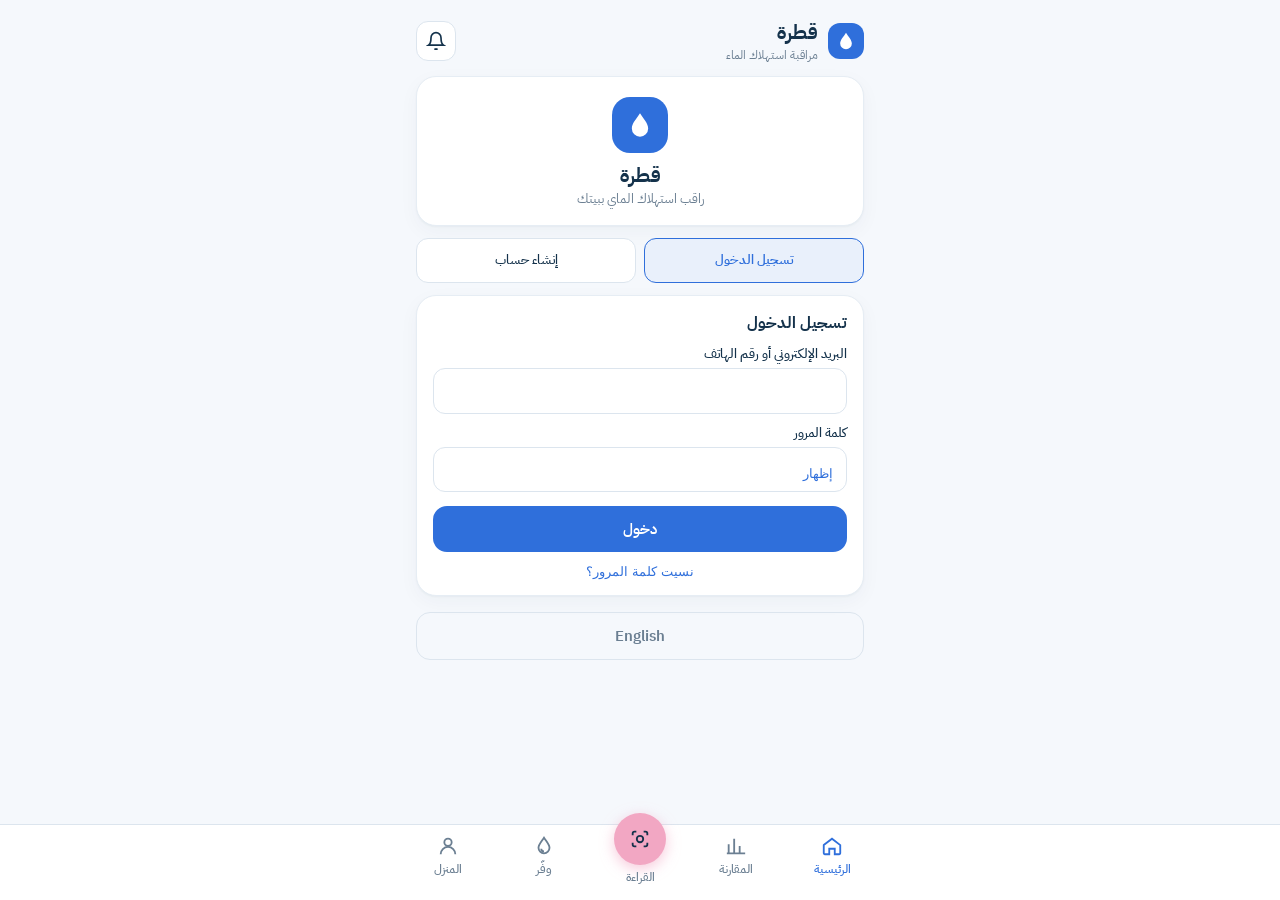
<file: qatra/ar.html>
<!DOCTYPE html>
<html lang="ar" dir="rtl">
<head>
<meta charset="utf-8">
<meta name="viewport" content="width=device-width, initial-scale=1, viewport-fit=cover">
<title>قطرة</title>
<meta name="apple-mobile-web-app-capable" content="yes"><meta name="mobile-web-app-capable" content="yes">
<meta name="apple-mobile-web-app-title" content="قطرة"><meta name="theme-color" content="#F5F8FC">
<link rel="apple-touch-icon" href="icon.png"><link rel="icon" href="icon.png"><link rel="manifest" href="manifest.json">
<link href="https://fonts.googleapis.com/css2?family=IBM+Plex+Sans+Arabic:wght@400;500;600;700&family=Inter:wght@400;500;600;700&display=swap" rel="stylesheet">
<link rel="stylesheet" href="style.css?v=4">
</head>
<body>
<div class="app">
  <header>
    <div class="logo"><svg width="20" height="20" viewBox="0 0 24 24"><path d="M12 2C9 7 5 10.5 5 15a7 7 0 0 0 14 0c0-4.5-4-8-7-13z" fill="#fff"/></svg></div>
    <h1>قطرة<small>مراقبة استهلاك الماء</small></h1>
    <button class="bell" id="bell" aria-label="الإشعارات"><svg width="20" height="20" viewBox="0 0 24 24" fill="none" stroke="#14324B" stroke-width="2"><path d="M18 8a6 6 0 0 0-12 0c0 7-3 9-3 9h18s-3-2-3-9"/><path d="M13.7 21a2 2 0 0 1-3.4 0"/></svg><b style="display:none">0</b></button>
  </header>
  <main id="view"></main>
</div>
<nav><div class="in">
  <button data-v="home"><svg viewBox="0 0 24 24" fill="none" stroke="currentColor" stroke-width="2"><path d="M3 11l9-7 9 7v9a1 1 0 0 1-1 1h-5v-6H9v6H4a1 1 0 0 1-1-1z"/></svg>الرئيسية</button>
  <button data-v="compare"><svg viewBox="0 0 24 24" fill="none" stroke="currentColor" stroke-width="2"><path d="M4 20V10M10 20V4M16 20v-8M22 20H2"/></svg>المقارنة</button>
  <button data-v="reading"><span class="scanbtn"><svg viewBox="0 0 24 24" fill="none" stroke="#14324B" stroke-width="2"><path d="M4 8V6a2 2 0 0 1 2-2h2M16 4h2a2 2 0 0 1 2 2v2M20 16v2a2 2 0 0 1-2 2h-2M8 20H6a2 2 0 0 1-2-2v-2"/><circle cx="12" cy="12" r="3.5"/></svg></span>القراءة</button>
  <button data-v="tips"><svg viewBox="0 0 24 24" fill="none" stroke="currentColor" stroke-width="2"><path d="M12 3c-3 4.5-6 7.5-6 11a6 6 0 0 0 12 0c0-3.5-3-6.5-6-11z"/><path d="M9 15a3 3 0 0 0 3 3"/></svg>وفّر</button>
  <button data-v="settings"><svg viewBox="0 0 24 24" fill="none" stroke="currentColor" stroke-width="2"><circle cx="12" cy="8" r="4"/><path d="M4 21a8 8 0 0 1 16 0"/></svg>المنزل</button>
</div></nav>
<div id="modal" class="modal hide"></div>
<script src="shared.js?v=4"></script>
<script src="app.js?v=6"></script>
</body>
</html>
</file>
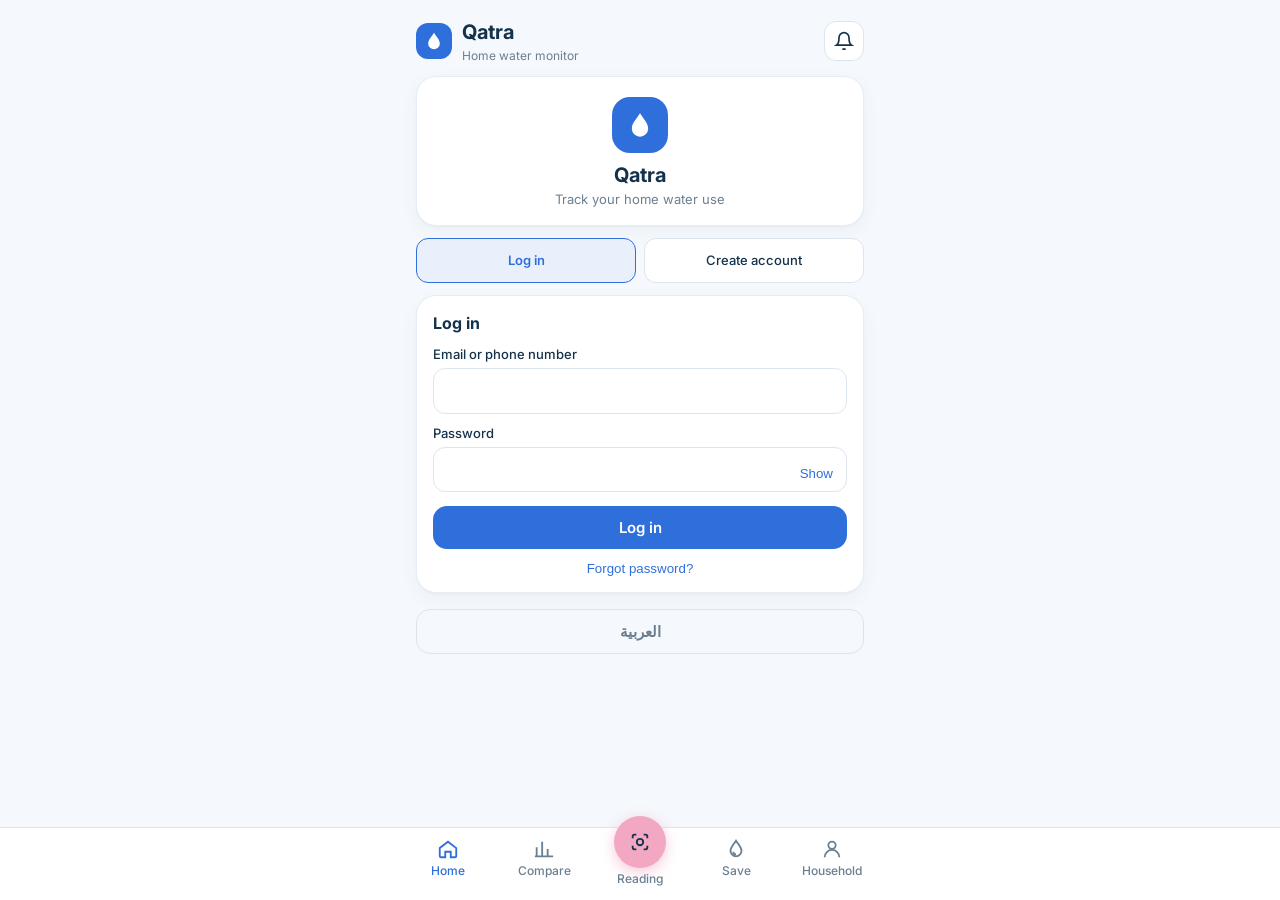
<file: qatra/en.html>
<!DOCTYPE html>
<html lang="en" dir="ltr">
<head>
<meta charset="utf-8">
<meta name="viewport" content="width=device-width, initial-scale=1, viewport-fit=cover">
<title>Qatra</title>
<meta name="apple-mobile-web-app-capable" content="yes"><meta name="mobile-web-app-capable" content="yes">
<meta name="apple-mobile-web-app-title" content="Qatra"><meta name="theme-color" content="#F5F8FC">
<link rel="apple-touch-icon" href="icon.png"><link rel="icon" href="icon.png"><link rel="manifest" href="manifest.json">
<link href="https://fonts.googleapis.com/css2?family=IBM+Plex+Sans+Arabic:wght@400;500;600;700&family=Inter:wght@400;500;600;700&display=swap" rel="stylesheet">
<link rel="stylesheet" href="style.css?v=4">
</head>
<body>
<div class="app">
  <header>
    <div class="logo"><svg width="20" height="20" viewBox="0 0 24 24"><path d="M12 2C9 7 5 10.5 5 15a7 7 0 0 0 14 0c0-4.5-4-8-7-13z" fill="#fff"/></svg></div>
    <h1>Qatra<small>Home water monitor</small></h1>
    <button class="bell" id="bell" aria-label="Notifications"><svg width="20" height="20" viewBox="0 0 24 24" fill="none" stroke="#14324B" stroke-width="2"><path d="M18 8a6 6 0 0 0-12 0c0 7-3 9-3 9h18s-3-2-3-9"/><path d="M13.7 21a2 2 0 0 1-3.4 0"/></svg><b style="display:none">0</b></button>
  </header>
  <main id="view"></main>
</div>
<nav><div class="in">
  <button data-v="home"><svg viewBox="0 0 24 24" fill="none" stroke="currentColor" stroke-width="2"><path d="M3 11l9-7 9 7v9a1 1 0 0 1-1 1h-5v-6H9v6H4a1 1 0 0 1-1-1z"/></svg>Home</button>
  <button data-v="compare"><svg viewBox="0 0 24 24" fill="none" stroke="currentColor" stroke-width="2"><path d="M4 20V10M10 20V4M16 20v-8M22 20H2"/></svg>Compare</button>
  <button data-v="reading"><span class="scanbtn"><svg viewBox="0 0 24 24" fill="none" stroke="#14324B" stroke-width="2"><path d="M4 8V6a2 2 0 0 1 2-2h2M16 4h2a2 2 0 0 1 2 2v2M20 16v2a2 2 0 0 1-2 2h-2M8 20H6a2 2 0 0 1-2-2v-2"/><circle cx="12" cy="12" r="3.5"/></svg></span>Reading</button>
  <button data-v="tips"><svg viewBox="0 0 24 24" fill="none" stroke="currentColor" stroke-width="2"><path d="M12 3c-3 4.5-6 7.5-6 11a6 6 0 0 0 12 0c0-3.5-3-6.5-6-11z"/><path d="M9 15a3 3 0 0 0 3 3"/></svg>Save</button>
  <button data-v="settings"><svg viewBox="0 0 24 24" fill="none" stroke="currentColor" stroke-width="2"><circle cx="12" cy="8" r="4"/><path d="M4 21a8 8 0 0 1 16 0"/></svg>Household</button>
</div></nav>
<div id="modal" class="modal hide"></div>
<script src="shared.js?v=4"></script>
<script src="app.js?v=6"></script>
</body>
</html>
</file>
<file: qatra/style.css>
:root{--font:'IBM Plex Sans Arabic'}
html[lang=en]{--font:Inter}

:root{--bg:#F5F8FC;--card:#fff;--navy:#14324B;--muted:#6B7F92;--line:#DCE5EE;--blue:#2F6FDB;--cyan:#4FC3DC;--grey:#9AA6B2;--purple:#8E6BD8;--pink:#F2A7C3;--green:#3FA672;--amber:#E8913A;--red:#D9534F}
*{box-sizing:border-box;margin:0;padding:0}
body{font-family:var(--font),system-ui,sans-serif;background:var(--bg);color:var(--navy);font-size:15px;line-height:1.45}
h1,h2,h3,.big{font-family:var(--font),sans-serif;font-weight:700}
.app{max-width:480px;margin:0 auto;min-height:100vh;padding:env(safe-area-inset-top) 16px calc(96px + env(safe-area-inset-bottom))}
header{display:flex;align-items:center;gap:10px;padding:18px 0 12px}
.logo{width:36px;height:36px;border-radius:12px;background:var(--blue);display:grid;place-items:center}
header h1{font-size:20px}header small{display:block;color:var(--muted);font-weight:400;font-size:12px}
.card{background:var(--card);border:1px solid var(--line);border-radius:20px;padding:16px;margin-bottom:12px}
.card h2{font-size:16px;margin-bottom:8px}
.muted{color:var(--muted)}.small{font-size:13px}.tiny{font-size:12px}
.row{display:flex;gap:10px;align-items:center}.between{justify-content:space-between}
.grid2{display:grid;grid-template-columns:1fr 1fr;gap:10px}
.stat{background:var(--bg);border-radius:14px;padding:12px}.stat .big{font-size:22px}
label{display:block;font-size:13px;font-weight:500;margin:10px 0 4px}
input,select{width:100%;padding:11px 12px;border:1px solid var(--line);border-radius:12px;font:inherit;background:#fff;color:var(--navy)}
input:focus{outline:2px solid var(--blue);border-color:transparent}
.btn{display:inline-flex;align-items:center;justify-content:center;gap:8px;border:0;border-radius:14px;padding:12px 16px;font:600 15px var(--font);cursor:pointer;background:var(--blue);color:#fff;width:100%}
.btn.sec{background:#E9F0FB;color:var(--blue)}.btn.ghost{background:transparent;color:var(--muted);border:1px solid var(--line)}
.btn.pink{background:var(--pink);color:var(--navy)}
.btn:disabled{opacity:.5;cursor:default}
.pill{display:inline-block;padding:4px 10px;border-radius:999px;font-size:12px;font-weight:600}
.dot{width:12px;height:12px;border-radius:50%;display:inline-block}
nav{position:fixed;bottom:0;left:0;right:0;background:#fff;border-top:1px solid var(--line);display:flex;justify-content:center}
nav .in{display:flex;max-width:480px;width:100%}
nav button{flex:1;border:0;background:none;padding:10px 0 calc(14px + env(safe-area-inset-bottom));font:500 12px var(--font);color:var(--muted);cursor:pointer;display:flex;flex-direction:column;align-items:center;gap:3px}
nav button.on{color:var(--blue)}nav svg{width:22px;height:22px}
.scanbtn{width:52px;height:52px;margin-top:-22px;border-radius:50%;background:var(--pink);display:grid;place-items:center;box-shadow:0 4px 14px rgba(242,167,195,.6)}
.preview{width:100%;border-radius:16px;max-height:320px;object-fit:contain;background:#1F2A36}
.drop{border:2px dashed var(--line);border-radius:18px;padding:28px 16px;text-align:center;cursor:pointer;display:block}
.alert{border-radius:16px;padding:12px 14px;margin-bottom:10px;font-size:14px}
.alert.amber{background:#FDF1E4;color:#8A4B12}.alert.blue{background:#E9F0FB;color:#1D4E9E}.alert.green{background:#E6F5EC;color:#1F6B44}.alert.red{background:#FBE7E6;color:#8E2A27}
table{width:100%;border-collapse:collapse;font-size:14px}td,th{padding:8px 4px;border-bottom:1px solid var(--line);text-align:left}th{font-size:12px;color:var(--muted);font-weight:500}
.bar{height:12px;border-radius:999px;background:var(--line);overflow:hidden}.bar>i{display:block;height:100%;background:var(--purple)}
.spin{width:18px;height:18px;border:3px solid rgba(255,255,255,.4);border-top-color:#fff;border-radius:50%;animation:s 1s linear infinite}@keyframes s{to{transform:rotate(360deg)}}
.hide{display:none!important}
.modal{position:fixed;inset:0;background:rgba(20,50,75,.35);display:grid;place-items:center;padding:20px;z-index:9}
.modal .card{max-width:420px;width:100%}
.digits{font:700 34px Poppins;letter-spacing:2px}
.tag{font-size:11px;font-weight:600;color:var(--purple);background:#F1ECFB;padding:2px 8px;border-radius:999px}

.err{color:var(--red);font-size:12px;min-height:0;margin-top:4px}.err:empty{display:none}
input.bad,select.bad{border-color:var(--red);background:#FFF6F6}
.seg{display:flex;gap:8px}.seg label{flex:1;margin:0}.seg input{display:none}
.seg span{display:block;text-align:center;padding:10px;border:1px solid var(--line);border-radius:12px;background:#fff;font-weight:500;cursor:pointer}
.seg input:checked+span{background:#E9F0FB;border-color:var(--blue);color:var(--blue);font-weight:600}
.big2 span{padding:12px}
.steps{display:flex;gap:6px;margin-bottom:12px}.steps div{flex:1;text-align:center;font-size:12px;color:var(--muted)}
.steps i{display:block;margin:0 auto 4px;width:28px;height:28px;line-height:28px;border-radius:50%;background:var(--line);font-style:normal;font-weight:600;color:var(--muted)}
.steps .on{color:var(--navy)}.steps .on i{background:var(--blue);color:#fff}
.rules{list-style:none;font-size:12px;color:var(--muted);margin:6px 0 0;display:flex;flex-wrap:wrap;gap:4px 12px}.rules .ok{color:var(--green)}
.eye{position:absolute;right:8px;top:36px;border:0;background:none;color:var(--blue);font:500 12px inherit;cursor:pointer;padding:6px}
.link{display:block;margin:12px auto 0;border:0;background:none;color:var(--blue);font:500 14px inherit;cursor:pointer}
th{color:var(--muted);font-weight:500;vertical-align:top}
input[type=password],input#f_pw{padding-right:64px}

.digits{font:700 34px var(--font)}
.bell{margin-inline-start:auto;position:relative;border:0;background:#fff;border:1px solid var(--line);width:40px;height:40px;border-radius:12px;display:grid;place-items:center;cursor:pointer}
.bell b{position:absolute;top:-5px;inset-inline-end:-5px;background:var(--red);color:#fff;font-size:11px;min-width:18px;height:18px;border-radius:9px;display:grid;place-items:center;padding:0 4px}
.legend{display:flex;flex-wrap:wrap;gap:6px 14px;font-size:12px;color:var(--muted);margin-top:6px}.legend i{display:inline-block;width:12px;height:4px;border-radius:2px;margin-inline-end:5px;vertical-align:middle}
.verdict{border-radius:16px;padding:14px;margin-top:10px;display:flex;gap:12px;align-items:center}
.verdict .lamp{width:16px;height:16px;border-radius:50%;flex:none}
.verdict.red{background:#FBE7E6;color:#8E2A27}.verdict.red .lamp{background:var(--red)}
.verdict.yellow{background:#FFF6D6;color:#7A5B00}.verdict.yellow .lamp{background:#E5B800}
.verdict.green{background:#E6F5EC;color:#1F6B44}.verdict.green .lamp{background:var(--green)}
.tip{padding:12px 0;border-top:1px solid var(--line)}.tip:first-of-type{border-top:0}
.save{display:flex;gap:8px;flex-wrap:wrap;margin-top:8px}.save span{background:#E6F5EC;color:#1F6B44;border-radius:10px;padding:4px 10px;font-size:12px;font-weight:600}
.save span.kd{background:#E9F0FB;color:#1D4E9E}
.cmp{display:grid;grid-template-columns:1fr 1fr;gap:8px;margin-top:8px}.cmp div{background:var(--bg);border-radius:12px;padding:8px 10px;font-size:12px}.cmp b{display:block;font-size:14px}
.src{font-size:11px;color:var(--muted);margin-top:6px}.src a{color:var(--muted)}
.tierrow{display:flex;justify-content:space-between;padding:10px 12px;border-radius:12px;margin-top:6px;background:var(--bg);font-size:14px}.tierrow.on{background:#E9F0FB;outline:2px solid var(--blue)}
.notif{padding:10px 0;border-top:1px solid var(--line);font-size:14px}.notif:first-child{border-top:0}

.card{box-shadow:0 1px 2px rgba(20,50,75,.04),0 6px 20px rgba(20,50,75,.04);border-color:#E6EDF4}
.center{text-align:center}.grow{flex:1;min-width:0}
.chips{display:flex;flex-wrap:wrap;gap:6px;margin:2px 0 8px}.chips span{font-size:11px;background:var(--bg);border:1px solid var(--line);border-radius:999px;padding:3px 10px;color:var(--muted)}
.verdict .pct{font-weight:700;font-size:22px;text-align:center;line-height:1}.verdict .pct .tiny{font-weight:500;margin-top:4px}
.kpis{display:grid;grid-template-columns:repeat(3,1fr);gap:8px;margin-top:10px}.kpis div{background:var(--bg);border-radius:14px;padding:10px;text-align:center}
.kpis span{display:block;font-size:11px;color:var(--muted)}.kpis b{font-size:16px}
.empty{text-align:center;padding:28px 16px}.empty .ico{width:56px;height:56px;border-radius:18px;background:#E9F0FB;color:var(--blue);display:grid;place-items:center;margin:0 auto 10px}
.tipc{border-top:1px solid var(--line)}.tipc:first-of-type{border-top:0}
.tipc summary{list-style:none;display:flex;align-items:center;gap:12px;padding:12px 0;cursor:pointer}.tipc summary::-webkit-details-marker{display:none}
.tipc .ico{width:40px;height:40px;border-radius:12px;background:#E9F0FB;color:var(--blue);display:grid;place-items:center;flex:none}
.tipc b{display:block;font-size:14px}.tipc small{display:block;font-size:12px;color:var(--muted);margin-top:2px}
.pctb{background:#E6F5EC;color:#1F6B44;font-weight:700;font-size:13px;border-radius:10px;padding:5px 9px;white-space:nowrap}
.tipc .more{padding:0 0 12px 0;padding-inline-start:52px;font-size:13px;color:var(--navy)}.tipc .more p{margin-bottom:4px}
.tipc .warn{color:#8A4B12;background:#FDF1E4;border-radius:10px;padding:6px 10px;font-size:12px}
.tipc[open] summary .ico{background:var(--blue);color:#fff}
.tipc a{color:var(--blue)}
.filters{display:flex;gap:6px;margin:6px 0 4px;overflow-x:auto}.filters button{border:1px solid var(--line);background:#fff;border-radius:999px;padding:6px 14px;font:500 13px var(--font);color:var(--muted);cursor:pointer;white-space:nowrap}
.filters button.on{background:var(--navy);color:#fff;border-color:var(--navy)}
.how{margin-top:10px;border-top:1px solid var(--line);padding-top:10px}.how summary{font-size:12px;color:var(--blue);cursor:pointer}
.tierbar{position:relative;display:flex;height:14px;border-radius:999px;overflow:visible;margin:18px 0 4px}
.tierbar i{display:block;height:100%}.tierbar i:nth-child(1){background:#7CCB9C;border-radius:999px 0 0 999px}.tierbar i:nth-child(2){background:#F2C94C}.tierbar i:nth-child(3){background:#E57373;border-radius:0 999px 999px 0}
.tierbar em{position:absolute;top:-6px;width:4px;height:26px;background:var(--navy);border-radius:2px;transform:translateX(-2px)}
.tierlbl{position:relative;height:16px;font-size:10px;color:var(--muted)}.tierlbl span{position:absolute;transform:translateX(-50%)}.tierlbl span:first-child{left:0;transform:none}.tierlbl span:last-child{transform:none}
.tiers3{display:grid;grid-template-columns:repeat(3,1fr);gap:8px;margin-top:8px}.tiers3 div{border:1px solid var(--line);border-radius:14px;padding:8px;text-align:center}
.tiers3 b{display:block;font-size:16px}.tiers3 span{font-size:10px;color:var(--muted)}.tiers3 .on{border:2px solid var(--blue);background:#F2F6FD}
</file>
